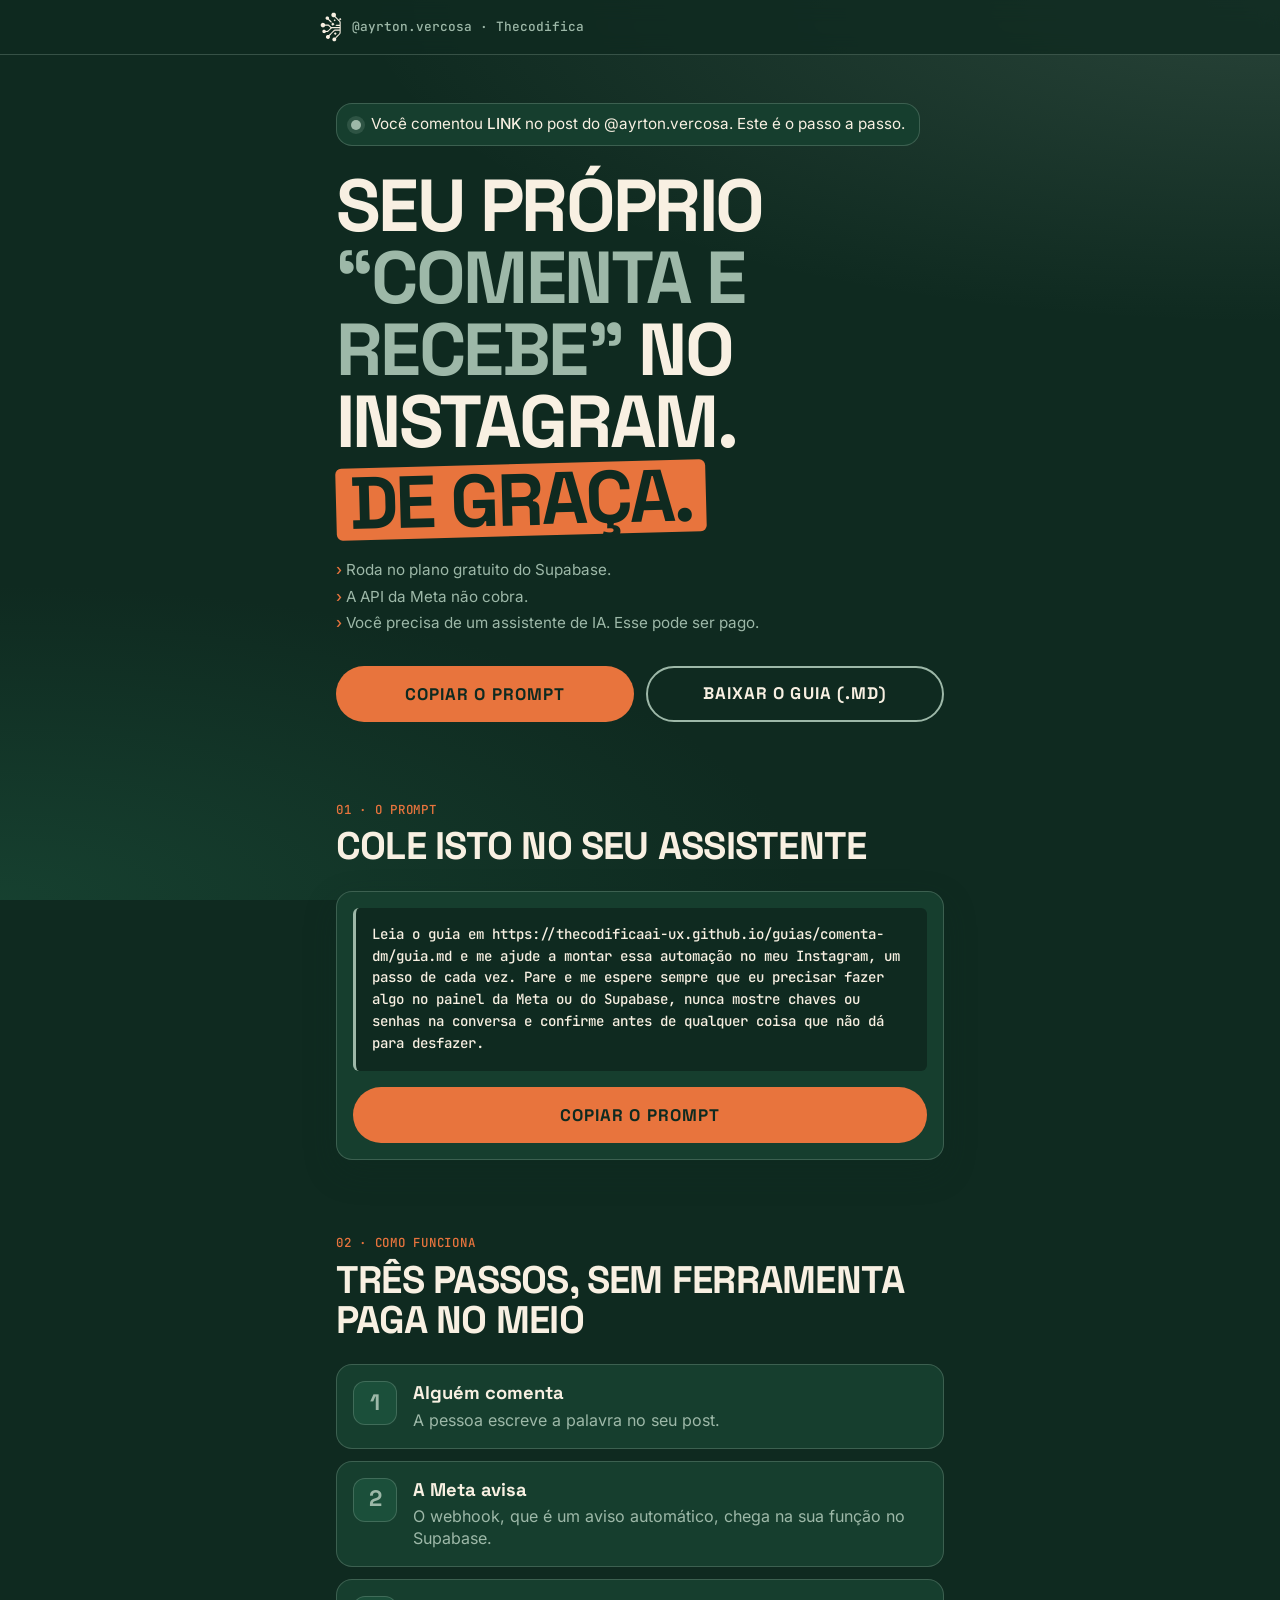
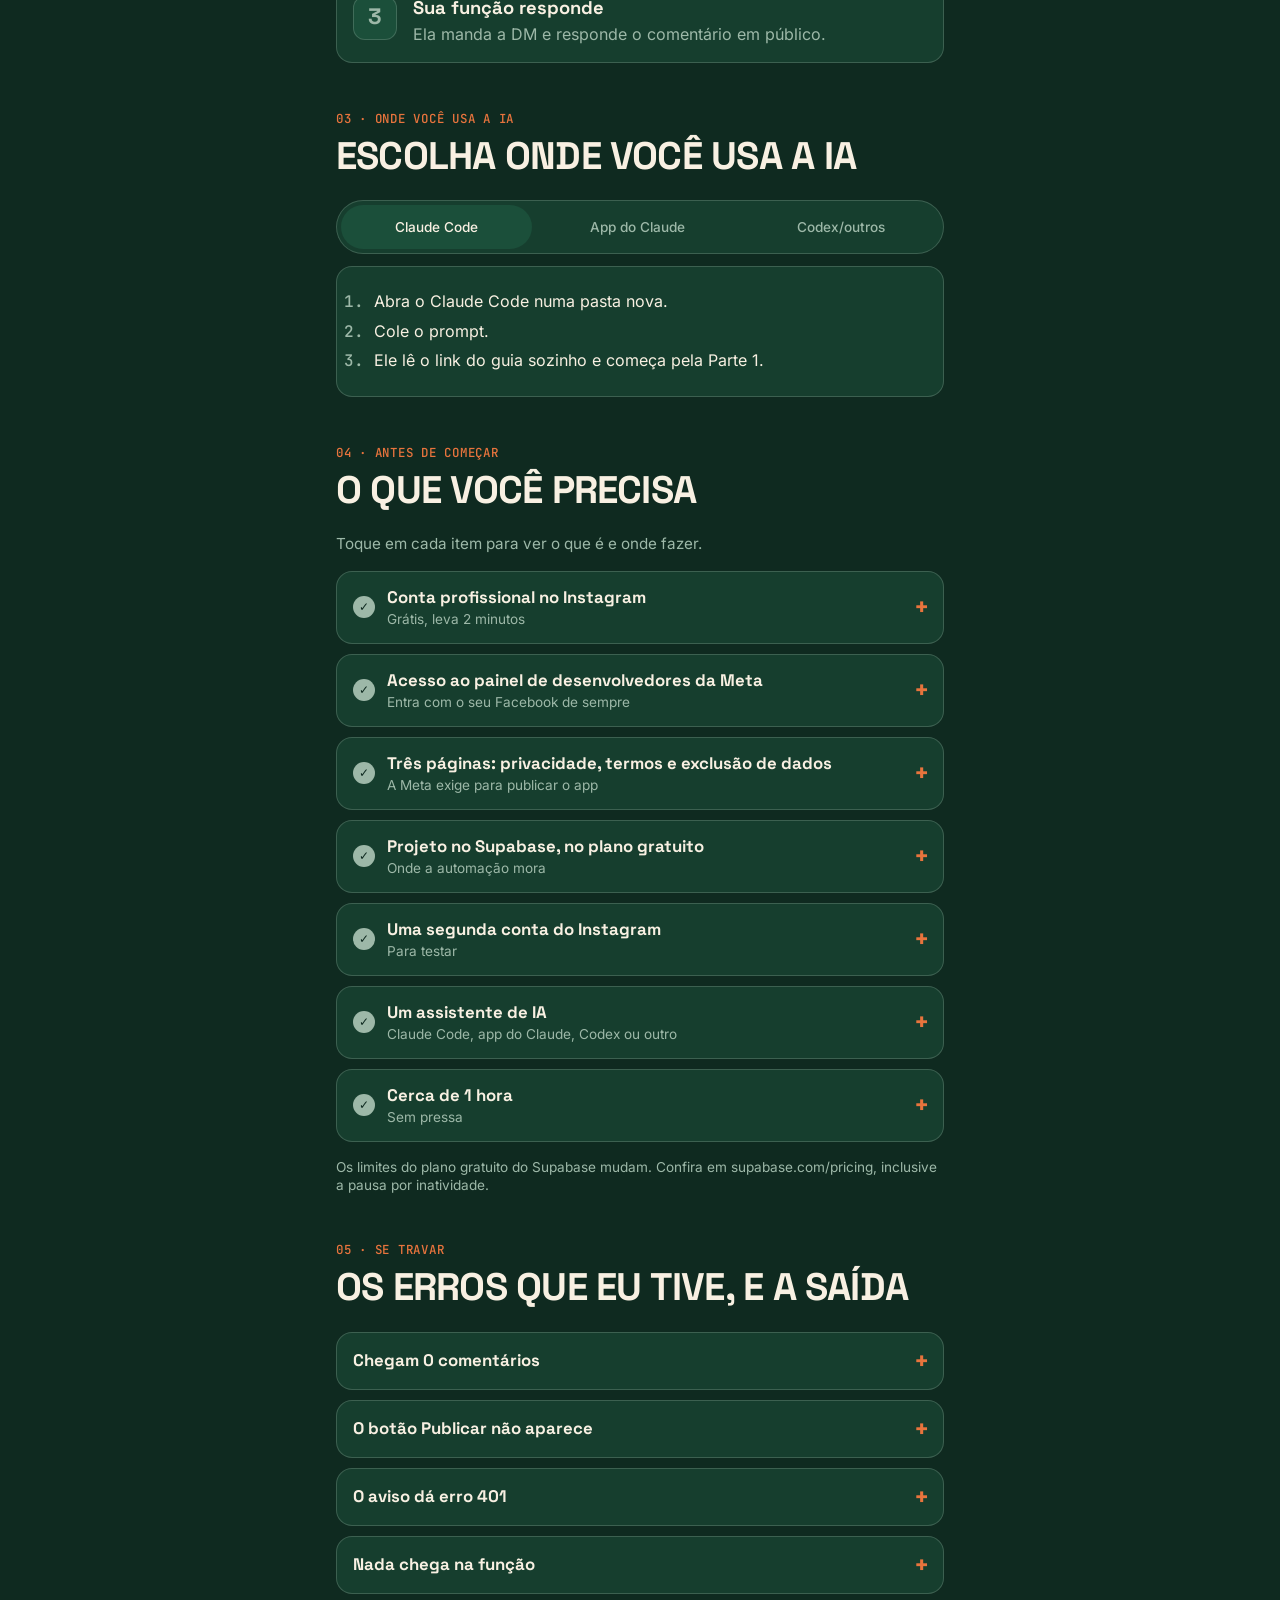
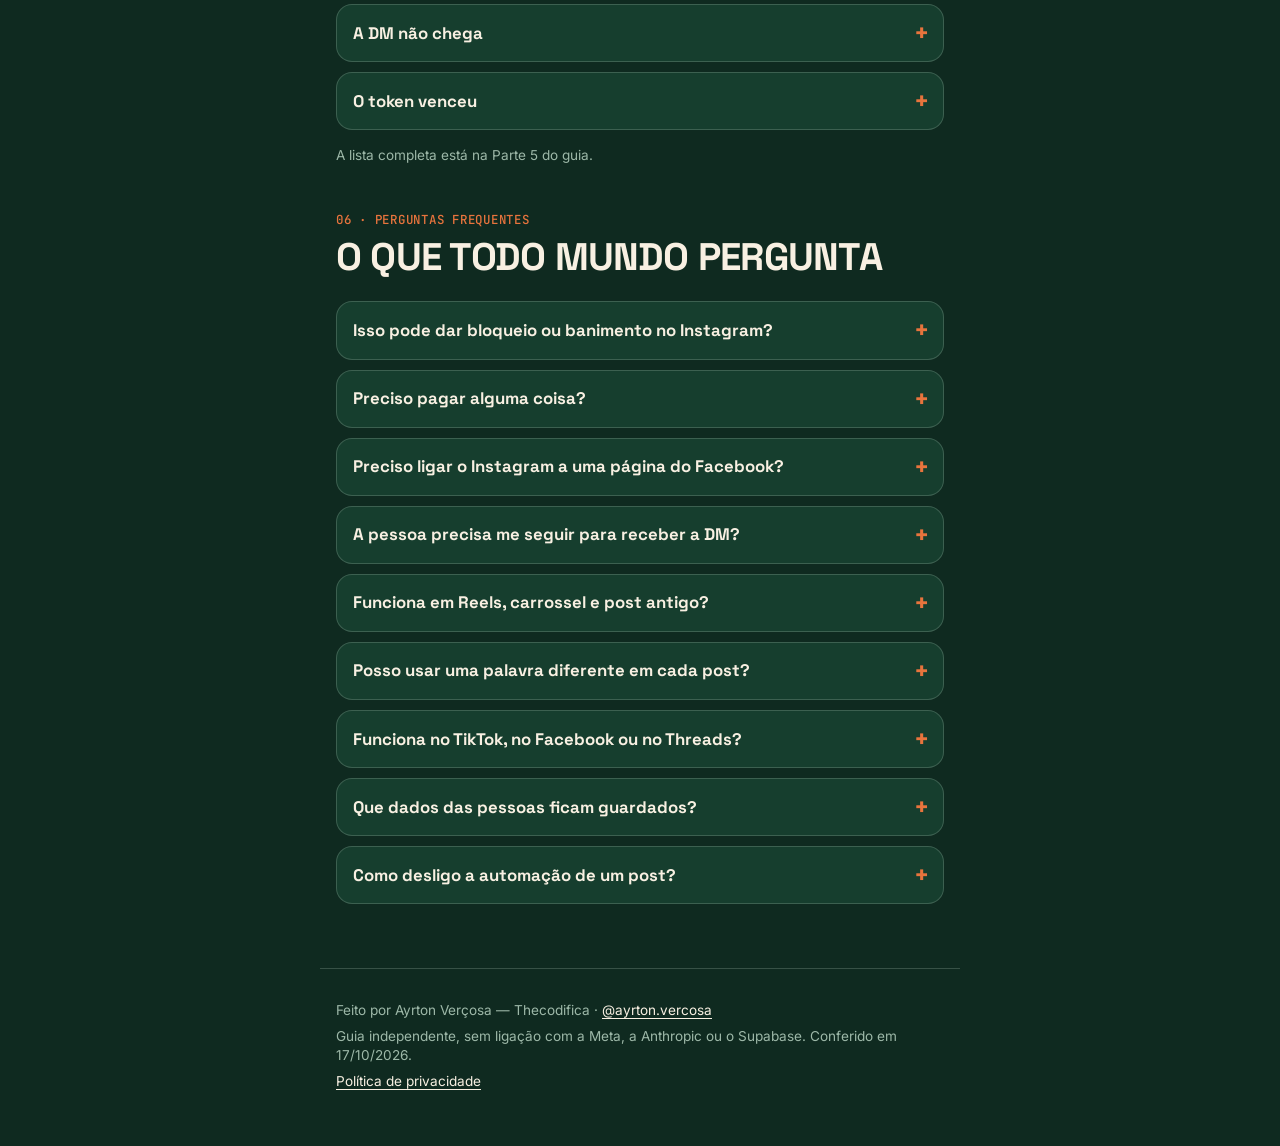
<file: comenta-dm/index.html>
<!doctype html>
<html lang="pt-BR">
<head>
<meta charset="utf-8">
<meta name="viewport" content="width=device-width, initial-scale=1">
<title>Comenta e recebe no Instagram · passo a passo</title>
<meta name="description" content="Monte o seu próprio “comenta e recebe” no Instagram com a API oficial da Meta e o plano gratuito do Supabase. Um prompt pronto e o guia completo para o seu assistente de IA.">
<meta property="og:type" content="website">
<meta property="og:locale" content="pt_BR">
<meta property="og:url" content="https://thecodificaai-ux.github.io/guias/comenta-dm/">
<meta property="og:title" content="Seu próprio “comenta e recebe” no Instagram. De graça.">
<meta property="og:description" content="O passo a passo do @ayrton.vercosa: um prompt para colar no seu assistente de IA e o guia completo em .md.">
<link rel="icon" href="icone-creme.svg" type="image/svg+xml">
<link rel="preload" href="fontes/space-grotesk-latin-700-normal.woff2" as="font" type="font/woff2" crossorigin>
<link rel="stylesheet" href="marca/tokens.css">
<link rel="stylesheet" href="estilo.css">
</head>
<body>
<a class="pular" href="#conteudo">Pular para o conteúdo</a>

<header class="topo">
  <div class="topo__marca">
    <img src="icone-creme.svg" alt="" width="28" height="38">
    <span>@ayrton.vercosa · Thecodifica</span>
  </div>
</header>

<main id="conteudo">

  <section class="hero" aria-labelledby="titulo">
    <p class="hero__aviso"><span class="ponto" aria-hidden="true"></span><span>Você comentou <strong>LINK</strong> no post do @ayrton.vercosa. Este é o passo a passo.</span></p>
    <h1 id="titulo" class="hero__titulo">Seu próprio <span class="destaque">“comenta e recebe”</span> no Instagram. <span class="gratis">De graça.</span></h1>
    <ul class="hero__nuance">
      <li>Roda no plano gratuito do Supabase.</li>
      <li>A API da Meta não cobra.</li>
      <li>Você precisa de um assistente de IA. Esse pode ser pago.</li>
    </ul>
    <div class="hero__acoes">
      <button type="button" class="botao botao--principal" data-copiar="prompt-texto" data-rotulo="Copiar o prompt">Copiar o prompt</button>
      <a class="botao botao--secundario" href="guia.md" download="guia.md">Baixar o guia (.md)</a>
    </div>
    <p class="hero__dica">Sem JavaScript? O prompt está logo abaixo. Selecione e copie.</p>
  </section>

  <section class="bloco" id="prompt" aria-labelledby="t-prompt">
    <p class="etiqueta">01 · O prompt</p>
    <h2 id="t-prompt">Cole isto no seu assistente</h2>
    <div class="cartao-prompt">
      <pre id="prompt-texto" tabindex="0">Leia o guia em https://thecodificaai-ux.github.io/guias/comenta-dm/guia.md e me ajude a montar essa automação no meu Instagram, um passo de cada vez. Pare e me espere sempre que eu precisar fazer algo no painel da Meta ou do Supabase, nunca mostre chaves ou senhas na conversa e confirme antes de qualquer coisa que não dá para desfazer.</pre>
      <button type="button" class="botao botao--principal botao--cheio" data-copiar="prompt-texto" data-rotulo="Copiar o prompt">Copiar o prompt</button>
    </div>
    <p class="status" role="status" aria-live="polite"></p>
  </section>

  <section class="bloco" aria-labelledby="t-como">
    <p class="etiqueta">02 · Como funciona</p>
    <h2 id="t-como">Três passos, sem ferramenta paga no meio</h2>
    <ol class="passos">
      <li><span class="passos__n" aria-hidden="true">1</span><div><h3>Alguém comenta</h3><p>A pessoa escreve a palavra no seu post.</p></div></li>
      <li><span class="passos__n" aria-hidden="true">2</span><div><h3>A Meta avisa</h3><p>O webhook, que é um aviso automático, chega na sua função no Supabase.</p></div></li>
      <li><span class="passos__n" aria-hidden="true">3</span><div><h3>Sua função responde</h3><p>Ela manda a DM e responde o comentário em público.</p></div></li>
    </ol>
  </section>

  <section class="bloco" aria-labelledby="t-onde">
    <p class="etiqueta">03 · Onde você usa a IA</p>
    <h2 id="t-onde">Escolha onde você usa a IA</h2>
    <div class="abas" role="tablist" aria-label="Assistente de IA" hidden>
      <button type="button" role="tab" id="aba-code" aria-controls="painel-code" aria-selected="true">Claude Code</button>
      <button type="button" role="tab" id="aba-app" aria-controls="painel-app" aria-selected="false" tabindex="-1">App do Claude</button>
      <button type="button" role="tab" id="aba-outros" aria-controls="painel-outros" aria-selected="false" tabindex="-1">Codex/outros</button>
    </div>
    <div class="painel" id="painel-code" role="tabpanel" aria-labelledby="aba-code">
      <h3>Claude Code</h3>
      <ol>
        <li>Abra o Claude Code numa pasta nova.</li>
        <li>Cole o prompt.</li>
        <li>Ele lê o link do guia sozinho e começa pela Parte 1.</li>
      </ol>
    </div>
    <div class="painel" id="painel-app" role="tabpanel" aria-labelledby="aba-app">
      <h3>App do Claude (site ou celular)</h3>
      <ol>
        <li>Abra uma conversa nova.</li>
        <li>Cole o prompt.</li>
        <li>Se ele disser que não consegue abrir links, baixe o guia e anexe o arquivo na conversa.</li>
      </ol>
      <a class="link-forte" href="guia.md" download="guia.md">Baixar o guia (.md)</a>
    </div>
    <div class="painel" id="painel-outros" role="tabpanel" aria-labelledby="aba-outros">
      <h3>Codex e outros assistentes</h3>
      <ol>
        <li>Cole o prompt.</li>
        <li>Ou anexe o arquivo do guia e peça para seguir parte por parte.</li>
      </ol>
      <a class="link-forte" href="guia.md" download="guia.md">Baixar o guia (.md)</a>
    </div>
  </section>

  <section class="bloco" aria-labelledby="t-precisa">
    <p class="etiqueta">04 · Antes de começar</p>
    <h2 id="t-precisa">O que você precisa</h2>
    <p class="intro-lista">Toque em cada item para ver o que é e onde fazer.</p>
    <div class="sanfona sanfona--check">
      <details>
        <summary><span class="item"><span class="item__nome">Conta profissional no Instagram</span><span class="item__sub">Grátis, leva 2 minutos</span></span></summary>
        <p>É um tipo de conta que libera as estatísticas e a API do Instagram. Seus seguidores e posts continuam iguais. Conta pessoal não funciona com a automação.</p>
        <p><strong>Onde trocar:</strong> no app do Instagram, vá no seu perfil → menu ☰ → <strong>Configurações e atividade</strong> → <strong>Tipo de conta e ferramentas</strong> → <strong>Mudar para conta profissional</strong>. Escolha <strong>Criador de conteúdo</strong> (se a conta é sua) ou <strong>Comercial</strong> (se é de uma empresa).</p>
        <p class="aviso">Conta profissional é sempre pública. Dá para voltar para pessoal no mesmo menu, mas aí a automação para. O nome dos menus pode mudar um pouco conforme a versão do app.</p>
      </details>
      <details>
        <summary><span class="item"><span class="item__nome">Acesso ao painel de desenvolvedores da Meta</span><span class="item__sub">Entra com o seu Facebook de sempre</span></span></summary>
        <p>É onde você cria o "app". Não é um app de celular: é um cadastro que autoriza a sua automação a ler os comentários e mandar DM na sua conta.</p>
        <p><strong>Onde:</strong> abra <strong>developers.facebook.com</strong> e entre com a sua conta do Facebook. Na primeira vez, a Meta pede para confirmar o e-mail ou o telefone e aceitar os termos de desenvolvedor. É grátis.</p>
        <p><strong>Até o app ficar no ar são 6 etapas</strong> (Parte 1 do guia): criar o app, adicionar 3 permissões, colocar a sua conta como testadora, liberar as mensagens no Instagram, cadastrar 3 links e publicar. O seu assistente mostra onde clicar em cada uma.</p>
      </details>
      <details>
        <summary><span class="item"><span class="item__nome">Três páginas: privacidade, termos e exclusão de dados</span><span class="item__sub">A Meta exige para publicar o app</span></span></summary>
        <p>São três páginas simples na internet, explicando que dados a automação guarda e como alguém pede para apagar. O seu assistente escreve as três.</p>
        <p><strong>Onde publicar:</strong> um lugar grátis é o <strong>GitHub Pages</strong>. Você só cria uma conta em <strong>github.com</strong> e o assistente prepara o resto. Se você já tem um site, pode colocar lá.</p>
      </details>
      <details>
        <summary><span class="item"><span class="item__nome">Projeto no Supabase, no plano gratuito</span><span class="item__sub">Onde a automação mora</span></span></summary>
        <p>O Supabase é um serviço na internet que guarda dados (o banco de dados) e roda pequenas funções na nuvem. É ele que recebe o aviso da Meta quando alguém comenta e manda a DM. Você não instala nada no seu computador.</p>
        <p><strong>Onde:</strong> crie a conta em <strong>supabase.com</strong> (dá para entrar com o GitHub) e um projeto novo no plano gratuito. O assistente faz o resto com você.</p>
      </details>
      <details>
        <summary><span class="item"><span class="item__nome">Uma segunda conta do Instagram</span><span class="item__sub">Para testar</span></span></summary>
        <p>A automação ignora de propósito os comentários da sua própria conta. Use uma conta sua ou de alguém próximo para comentar a palavra e ver a DM chegar. Se essa conta não seguir você, a DM cai em <strong>Solicitações de mensagem</strong>.</p>
      </details>
      <details>
        <summary><span class="item"><span class="item__nome">Um assistente de IA</span><span class="item__sub">Claude Code, app do Claude, Codex ou outro</span></span></summary>
        <p>Ele lê o guia e conduz você, um passo de cada vez. Você não precisa saber programar: ele escreve o que for preciso, você clica onde ele pedir e confirma. O assistente pode ser pago.</p>
      </details>
      <details>
        <summary><span class="item"><span class="item__nome">Cerca de 1 hora</span><span class="item__sub">Sem pressa</span></span></summary>
        <p>A parte mais demorada é a da Meta, pelas idas e vindas entre o painel e o app do Instagram. Dá para parar e continuar depois: o assistente retoma de onde você parou.</p>
      </details>
    </div>
    <p class="nota">Os limites do plano gratuito do Supabase mudam. Confira em supabase.com/pricing, inclusive a pausa por inatividade.</p>
  </section>

  <section class="bloco" aria-labelledby="t-travar">
    <p class="etiqueta">05 · Se travar</p>
    <h2 id="t-travar">Os erros que eu tive, e a saída</h2>
    <div class="sanfona">
      <details>
        <summary>Chegam 0 comentários</summary>
        <p>A API devolve 0 comentários em posts que têm comentário. O app da Meta ainda está em <strong>modo de desenvolvimento</strong>. Publique o app. Esse é o erro mais comum.</p>
      </details>
      <details>
        <summary>O botão Publicar não aparece</summary>
        <p>O app tem caso de uso de anúncios, Marketing API, Página ou Messenger. Aí o Publicar trava pedindo verificação da empresa. Caso de uso não sai depois. Crie um app novo, só com o caso de uso do Instagram e sem portfólio.</p>
      </details>
      <details>
        <summary>O aviso dá erro 401</summary>
        <p>A Meta avisou, mas a assinatura não bateu: a chave secreta guardada está errada. Use a <strong>chave secreta do app do Instagram</strong>, a da página da API do Instagram. Guarde de novo e comente outra vez.</p>
      </details>
      <details>
        <summary>Nada chega na função</summary>
        <p>O campo <code>comments</code> não está assinado no painel da Meta, ou a conta não foi inscrita. Assine, rode a inscrição de novo e confira se o app está Publicado. Enquanto isso, a varredura atende em até 10 minutos.</p>
      </details>
      <details>
        <summary>A DM não chega</summary>
        <p>Peça para a pessoa olhar <strong>Solicitações de mensagem</strong>. E lembre: o seu próprio comentário é ignorado de propósito. Teste com uma segunda conta.</p>
      </details>
      <details>
        <summary>O token venceu</summary>
        <p>Aparece erro com código 190, ou um alerta na configuração. Trocar a senha do Instagram também derruba o token. Gere outro no painel da Meta e guarde de novo, como o guia mostra.</p>
      </details>
    </div>
    <p class="nota">A lista completa está na Parte 5 do guia.</p>
  </section>

  <section class="bloco" aria-labelledby="t-faq">
    <p class="etiqueta">06 · Perguntas frequentes</p>
    <h2 id="t-faq">O que todo mundo pergunta</h2>
    <div class="sanfona">
      <details>
        <summary>Isso pode dar bloqueio ou banimento no Instagram?</summary>
        <p>Não existe garantia, mas o risco é baixo se você usar do jeito que o guia monta. A automação usa a <strong>API oficial da Meta</strong>, a mesma porta que ferramentas como o ManyChat usam, por meio de um app seu, publicado no painel de desenvolvedores. Ela não pede sua senha, não usa robô que clica no aplicativo nem extensão de navegador.</p>
        <p>E ela só manda DM para quem comentou a palavra pedindo, uma vez por post. O que costuma dar problema é comportamento de spam: mandar mensagem para quem não pediu, prometer algo no post e não entregar, link suspeito na DM ou um volume muito fora do normal. A Meta também limita quantas chamadas a API aceita por hora. Se passar, ela recusa por um tempo e o sistema anota a falha.</p>
      </details>
      <details>
        <summary>Preciso pagar alguma coisa?</summary>
        <p>A Meta não cobra pelas chamadas da API. O Supabase tem plano gratuito, com limites e pausa do projeto depois de um tempo parado (confira em supabase.com/pricing). O único custo possível é o assistente de IA, se o seu for pago.</p>
      </details>
      <details>
        <summary>Preciso ligar o Instagram a uma página do Facebook?</summary>
        <p>Não. O guia usa a API do Instagram com login do próprio Instagram, que não pede página do Facebook nem portfólio empresarial. O Facebook só serve para entrar no painel de desenvolvedores.</p>
      </details>
      <details>
        <summary>A pessoa precisa me seguir para receber a DM?</summary>
        <p>Não. Se ela não seguir você, a DM cai em <strong>Solicitações de mensagem</strong>. Vale avisar isso na resposta pública do comentário.</p>
      </details>
      <details>
        <summary>Funciona em Reels, carrossel e post antigo?</summary>
        <p>Funciona em qualquer post seu: Reel, carrossel ou foto. Em post antigo também, mas só para comentários novos: a Meta só deixa responder no direct comentários de até 7 dias.</p>
      </details>
      <details>
        <summary>Posso usar uma palavra diferente em cada post?</summary>
        <p>Pode. Cada post tem a sua palavra, e a palavra de um post não dispara em outro. Se a mesma pessoa comentar duas vezes no mesmo post, ela recebe uma DM só.</p>
      </details>
      <details>
        <summary>Funciona no TikTok, no Facebook ou no Threads?</summary>
        <p>Não, só no Instagram. Se você postar o mesmo vídeo em outra rede, troque o pedido de comentário por outro chamado (seguir, link na bio).</p>
      </details>
      <details>
        <summary>Que dados das pessoas ficam guardados?</summary>
        <p>O mínimo: o id do comentário, o id do post, o número que a Meta usa para identificar quem comentou e se a DM foi enviada. O texto do comentário, o @, o nome e a foto não ficam. Tudo é apagado depois de 90 dias, e só você tem acesso.</p>
      </details>
      <details>
        <summary>Como desligo a automação de um post?</summary>
        <p>É só tirar a regra desse post. Peça ao seu assistente: ele mostra o comando e espera o seu OK. Os outros posts continuam funcionando.</p>
      </details>
    </div>
  </section>

</main>

<footer class="rodape">
  <p>Feito por Ayrton Verçosa — Thecodifica · <a href="https://www.instagram.com/ayrton.vercosa/" rel="noopener">@ayrton.vercosa</a></p>
  <p>Guia independente, sem ligação com a Meta, a Anthropic ou o Supabase. Conferido em 17/10/2026.</p>
  <p><a href="https://thecodificaai-ux.github.io/thecodifica-legal/privacidade.html">Política de privacidade</a></p>
</footer>

<script src="app.js" defer></script>
</body>
</html>
</file>
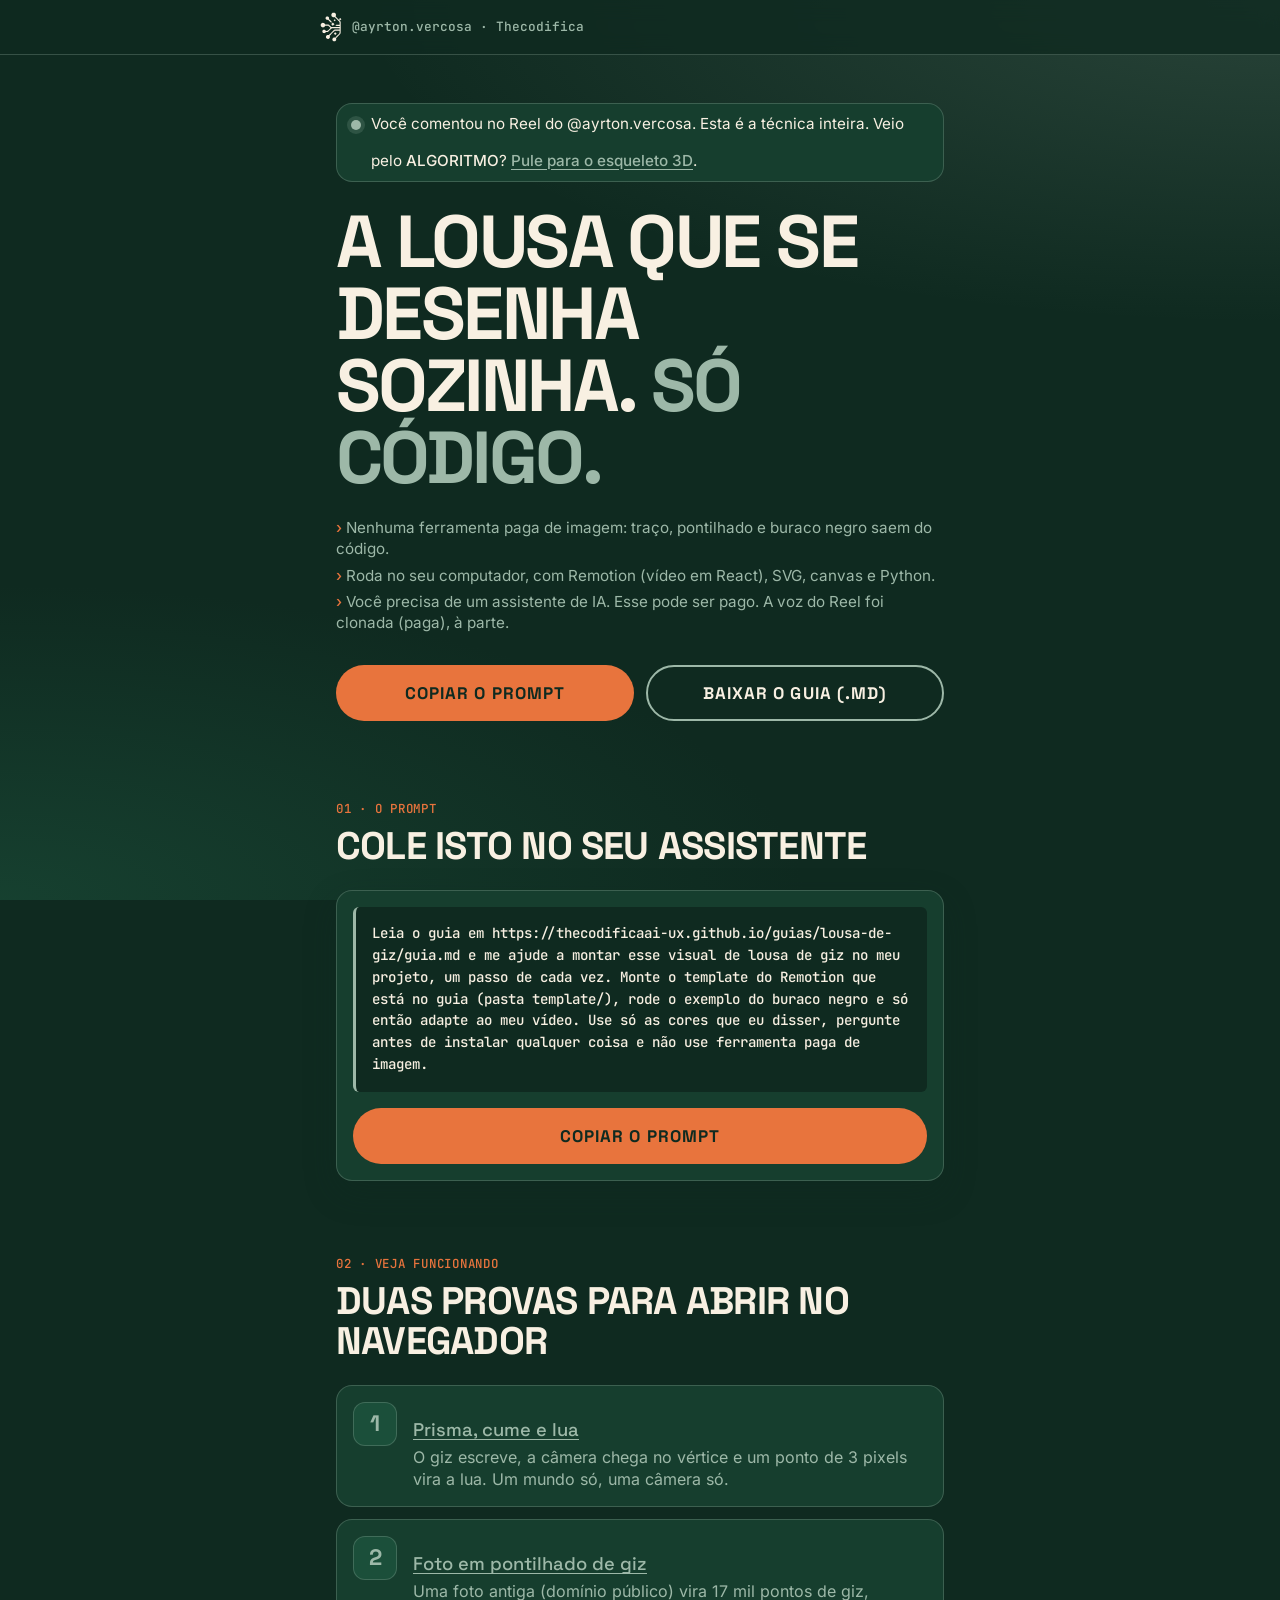
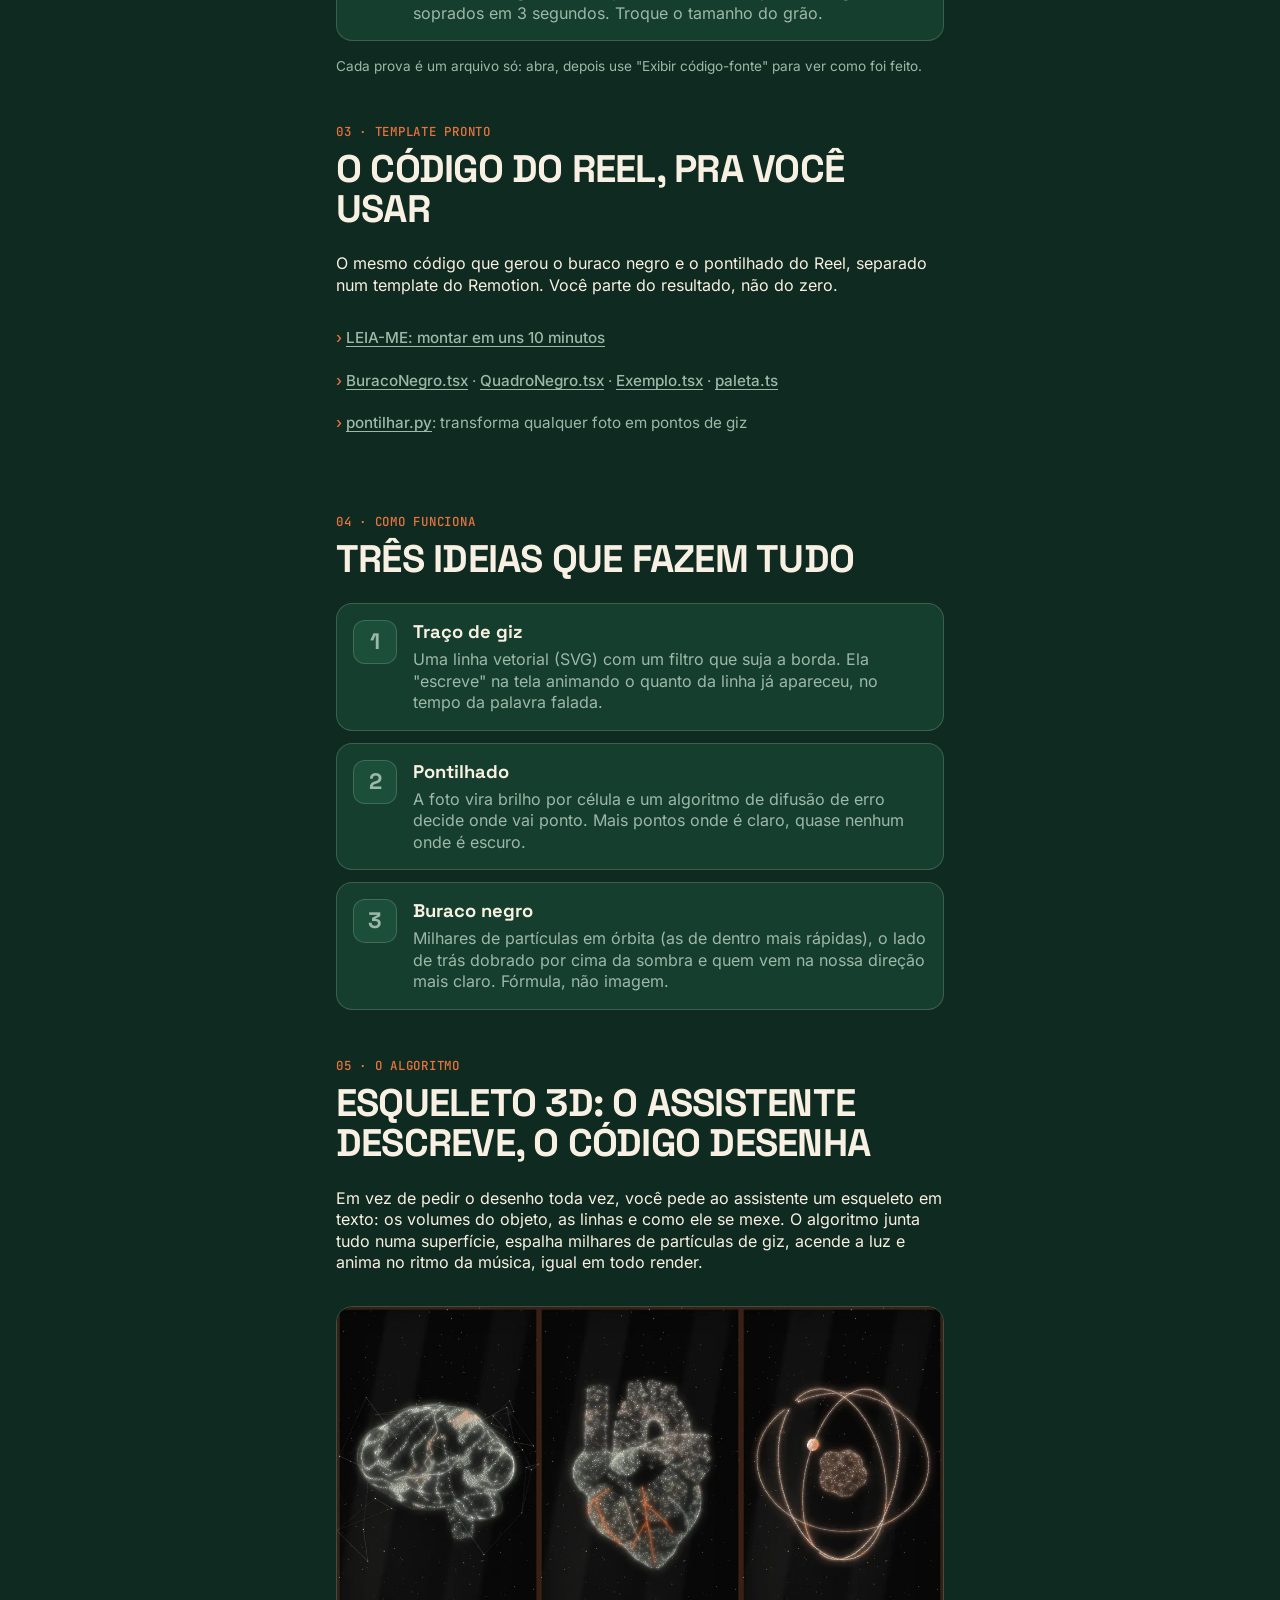
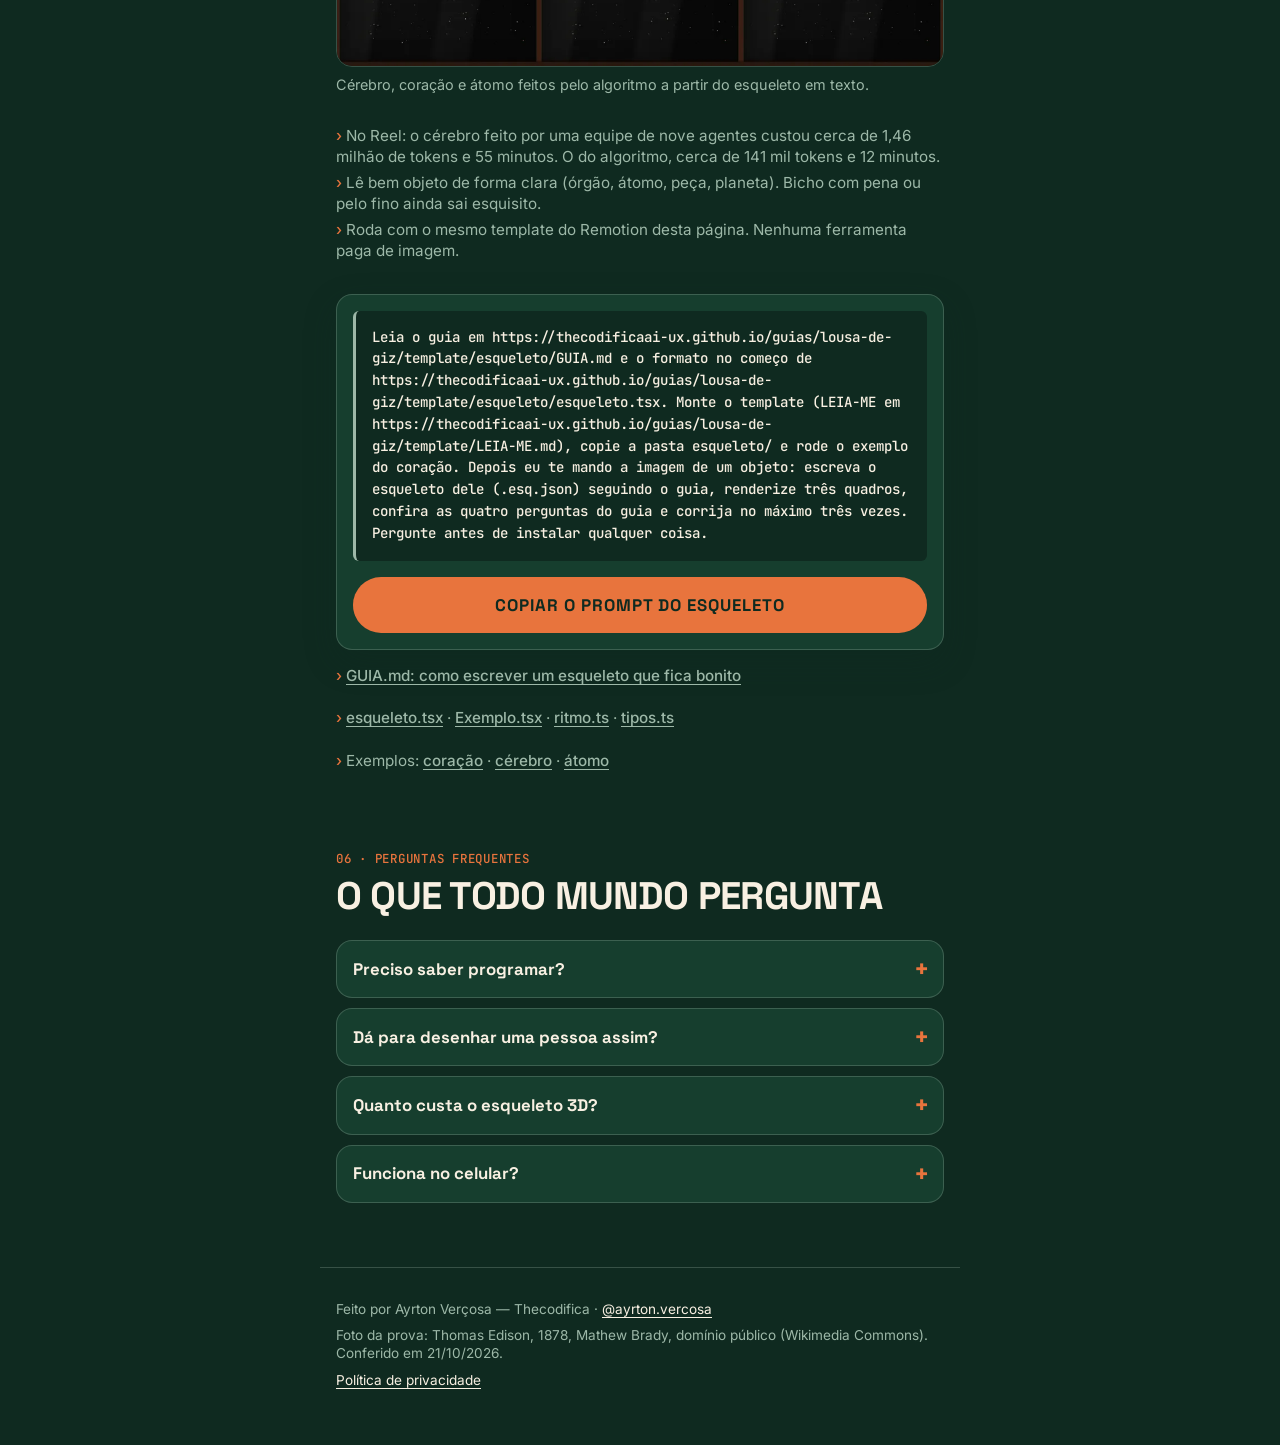
<file: lousa-de-giz/index.html>
<!doctype html>
<html lang="pt-BR">
<head>
<meta charset="utf-8">
<meta name="viewport" content="width=device-width, initial-scale=1">
<title>Lousa de giz em código · a técnica inteira</title>
<meta name="description" content="A técnica dos Reels da lousa de giz: traço de giz, pontilhado de foto, buraco negro e o algoritmo do esqueleto 3D, feitos só com código. Prompts prontos e o guia completo para o seu assistente de IA.">
<meta property="og:type" content="website">
<meta property="og:locale" content="pt_BR">
<meta property="og:url" content="https://thecodificaai-ux.github.io/guias/lousa-de-giz/">
<meta property="og:title" content="A lousa de giz que se desenha sozinha. Só código.">
<meta property="og:description" content="A técnica inteira do @ayrton.vercosa: um prompt para colar no seu assistente de IA, o guia em .md e duas provas para abrir no navegador.">
<link rel="icon" href="icone-creme.svg" type="image/svg+xml">
<link rel="preload" href="fontes/space-grotesk-latin-700-normal.woff2" as="font" type="font/woff2" crossorigin>
<link rel="stylesheet" href="marca/tokens.css">
<link rel="stylesheet" href="estilo.css">
</head>
<body>
<a class="pular" href="#conteudo">Pular para o conteúdo</a>

<header class="topo">
  <div class="topo__marca">
    <img src="icone-creme.svg" alt="" width="28" height="38">
    <span>@ayrton.vercosa · Thecodifica</span>
  </div>
</header>

<main id="conteudo">

  <section class="hero" aria-labelledby="titulo">
    <p class="hero__aviso"><span class="ponto" aria-hidden="true"></span><span>Você comentou no Reel do @ayrton.vercosa. Esta é a técnica inteira. Veio pelo <strong>ALGORITMO</strong>? <a class="link-forte" href="#algoritmo">Pule para o esqueleto 3D</a>.</span></p>
    <h1 id="titulo" class="hero__titulo">A lousa que se desenha sozinha. <span class="destaque">Só código.</span></h1>
    <ul class="hero__nuance">
      <li>Nenhuma ferramenta paga de imagem: traço, pontilhado e buraco negro saem do código.</li>
      <li>Roda no seu computador, com Remotion (vídeo em React), SVG, canvas e Python.</li>
      <li>Você precisa de um assistente de IA. Esse pode ser pago. A voz do Reel foi clonada (paga), à parte.</li>
    </ul>
    <div class="hero__acoes">
      <button type="button" class="botao botao--principal" data-copiar="prompt-texto" data-rotulo="Copiar o prompt">Copiar o prompt</button>
      <a class="botao botao--secundario" href="guia.md" download="guia.md">Baixar o guia (.md)</a>
    </div>
    <p class="hero__dica">Sem JavaScript? O prompt está logo abaixo. Selecione e copie.</p>
  </section>

  <section class="bloco" id="prompt" aria-labelledby="t-prompt">
    <p class="etiqueta">01 · O prompt</p>
    <h2 id="t-prompt">Cole isto no seu assistente</h2>
    <div class="cartao-prompt">
      <pre id="prompt-texto" tabindex="0">Leia o guia em https://thecodificaai-ux.github.io/guias/lousa-de-giz/guia.md e me ajude a montar esse visual de lousa de giz no meu projeto, um passo de cada vez. Monte o template do Remotion que está no guia (pasta template/), rode o exemplo do buraco negro e só então adapte ao meu vídeo. Use só as cores que eu disser, pergunte antes de instalar qualquer coisa e não use ferramenta paga de imagem.</pre>
      <button type="button" class="botao botao--principal botao--cheio" data-copiar="prompt-texto" data-rotulo="Copiar o prompt">Copiar o prompt</button>
    </div>
    <p class="status" role="status" aria-live="polite"></p>
  </section>

  <section class="bloco" aria-labelledby="t-provas">
    <p class="etiqueta">02 · Veja funcionando</p>
    <h2 id="t-provas">Duas provas para abrir no navegador</h2>
    <ol class="passos">
      <li><span class="passos__n" aria-hidden="true">1</span><div><h3><a class="link-forte" href="provas/prisma-pico-lua.html">Prisma, cume e lua</a></h3><p>O giz escreve, a câmera chega no vértice e um ponto de 3 pixels vira a lua. Um mundo só, uma câmera só.</p></div></li>
      <li><span class="passos__n" aria-hidden="true">2</span><div><h3><a class="link-forte" href="provas/foto-em-pontilhado.html">Foto em pontilhado de giz</a></h3><p>Uma foto antiga (domínio público) vira 17 mil pontos de giz, soprados em 3 segundos. Troque o tamanho do grão.</p></div></li>
    </ol>
    <p class="nota">Cada prova é um arquivo só: abra, depois use "Exibir código-fonte" para ver como foi feito.</p>
  </section>

  <section class="bloco" aria-labelledby="t-template">
    <p class="etiqueta">03 · Template pronto</p>
    <h2 id="t-template">O código do Reel, pra você usar</h2>
    <p>O mesmo código que gerou o buraco negro e o pontilhado do Reel, separado num template do Remotion. Você parte do resultado, não do zero.</p>
    <ul class="hero__nuance">
      <li><a class="link-forte" href="template/LEIA-ME.md">LEIA-ME: montar em uns 10 minutos</a></li>
      <li><a class="link-forte" href="template/BuracoNegro.tsx">BuracoNegro.tsx</a> · <a class="link-forte" href="template/QuadroNegro.tsx">QuadroNegro.tsx</a> · <a class="link-forte" href="template/Exemplo.tsx">Exemplo.tsx</a> · <a class="link-forte" href="template/paleta.ts">paleta.ts</a></li>
      <li><a class="link-forte" href="template/pontilhar.py">pontilhar.py</a>: transforma qualquer foto em pontos de giz</li>
    </ul>
  </section>

  <section class="bloco" aria-labelledby="t-como">
    <p class="etiqueta">04 · Como funciona</p>
    <h2 id="t-como">Três ideias que fazem tudo</h2>
    <ol class="passos">
      <li><span class="passos__n" aria-hidden="true">1</span><div><h3>Traço de giz</h3><p>Uma linha vetorial (SVG) com um filtro que suja a borda. Ela "escreve" na tela animando o quanto da linha já apareceu, no tempo da palavra falada.</p></div></li>
      <li><span class="passos__n" aria-hidden="true">2</span><div><h3>Pontilhado</h3><p>A foto vira brilho por célula e um algoritmo de difusão de erro decide onde vai ponto. Mais pontos onde é claro, quase nenhum onde é escuro.</p></div></li>
      <li><span class="passos__n" aria-hidden="true">3</span><div><h3>Buraco negro</h3><p>Milhares de partículas em órbita (as de dentro mais rápidas), o lado de trás dobrado por cima da sombra e quem vem na nossa direção mais claro. Fórmula, não imagem.</p></div></li>
    </ol>
  </section>

  <section class="bloco" id="algoritmo" aria-labelledby="t-algoritmo">
    <p class="etiqueta">05 · O algoritmo</p>
    <h2 id="t-algoritmo">Esqueleto 3D: o assistente descreve, o código desenha</h2>
    <p>Em vez de pedir o desenho toda vez, você pede ao assistente um esqueleto em texto: os volumes do objeto, as linhas e como ele se mexe. O algoritmo junta tudo numa superfície, espalha milhares de partículas de giz, acende a luz e anima no ritmo da música, igual em todo render.</p>
    <figure class="figura">
      <img src="algoritmo.webp" width="1080" height="640" loading="lazy" alt="Três desenhos em partículas de giz sobre fundo preto: um cérebro com sulcos acesos e uma rede de pontos em volta, um coração com os vasos no alto e as coronárias em laranja, e um átomo com três órbitas.">
      <figcaption>Cérebro, coração e átomo feitos pelo algoritmo a partir do esqueleto em texto.</figcaption>
    </figure>
    <ul class="hero__nuance">
      <li>No Reel: o cérebro feito por uma equipe de nove agentes custou cerca de 1,46 milhão de tokens e 55 minutos. O do algoritmo, cerca de 141 mil tokens e 12 minutos.</li>
      <li>Lê bem objeto de forma clara (órgão, átomo, peça, planeta). Bicho com pena ou pelo fino ainda sai esquisito.</li>
      <li>Roda com o mesmo template do Remotion desta página. Nenhuma ferramenta paga de imagem.</li>
    </ul>
    <div class="cartao-prompt">
      <pre id="prompt-esqueleto" tabindex="0">Leia o guia em https://thecodificaai-ux.github.io/guias/lousa-de-giz/template/esqueleto/GUIA.md e o formato no começo de https://thecodificaai-ux.github.io/guias/lousa-de-giz/template/esqueleto/esqueleto.tsx. Monte o template (LEIA-ME em https://thecodificaai-ux.github.io/guias/lousa-de-giz/template/LEIA-ME.md), copie a pasta esqueleto/ e rode o exemplo do coração. Depois eu te mando a imagem de um objeto: escreva o esqueleto dele (.esq.json) seguindo o guia, renderize três quadros, confira as quatro perguntas do guia e corrija no máximo três vezes. Pergunte antes de instalar qualquer coisa.</pre>
      <button type="button" class="botao botao--principal botao--cheio" data-copiar="prompt-esqueleto" data-rotulo="Copiar o prompt do esqueleto">Copiar o prompt do esqueleto</button>
    </div>
    <ul class="hero__nuance">
      <li><a class="link-forte" href="template/esqueleto/GUIA.md">GUIA.md: como escrever um esqueleto que fica bonito</a></li>
      <li><a class="link-forte" href="template/esqueleto/esqueleto.tsx">esqueleto.tsx</a> · <a class="link-forte" href="template/esqueleto/Exemplo.tsx">Exemplo.tsx</a> · <a class="link-forte" href="template/esqueleto/ritmo.ts">ritmo.ts</a> · <a class="link-forte" href="template/esqueleto/tipos.ts">tipos.ts</a></li>
      <li>Exemplos: <a class="link-forte" href="template/esqueleto/exemplos/coracao.esq.json">coração</a> · <a class="link-forte" href="template/esqueleto/exemplos/cerebro-v2.esq.json">cérebro</a> · <a class="link-forte" href="template/esqueleto/exemplos/atomo.esq.json">átomo</a></li>
    </ul>
  </section>

  <section class="bloco" aria-labelledby="t-faq">
    <p class="etiqueta">06 · Perguntas frequentes</p>
    <h2 id="t-faq">O que todo mundo pergunta</h2>
    <div class="sanfona">
      <details>
        <summary>Preciso saber programar?</summary>
        <p>Não. O assistente escreve o código com você. Você precisa saber o que quer na tela e aprovar o que ele mostra.</p>
      </details>
      <details>
        <summary>Dá para desenhar uma pessoa assim?</summary>
        <p>Pessoa com volume desenhada à mão em código fica ruim. A regra que ficou: objeto, diagrama e cena são traço; pessoa é foto (a sua, ou de domínio público) virada em pontilhado.</p>
      </details>
      <details>
        <summary>Quanto custa o esqueleto 3D?</summary>
        <p>Zero em ferramenta de imagem. O que você gasta é o uso do seu assistente: no Reel, cada desenho ficou perto de 140 mil tokens, contando três rodadas de olhar o resultado e corrigir. Pronto o arquivo, ele roda igual quantas vezes você quiser, sem gastar de novo.</p>
      </details>
      <details>
        <summary>Funciona no celular?</summary>
        <p>As provas abrem no navegador do celular. Para gerar o vídeo você precisa de um computador com Node.js.</p>
      </details>
    </div>
  </section>

</main>

<footer class="rodape">
  <p>Feito por Ayrton Verçosa — Thecodifica · <a href="https://www.instagram.com/ayrton.vercosa/" rel="noopener">@ayrton.vercosa</a></p>
  <p>Foto da prova: Thomas Edison, 1878, Mathew Brady, domínio público (Wikimedia Commons). Conferido em 21/10/2026.</p>
  <p><a href="https://thecodificaai-ux.github.io/thecodifica-legal/privacidade.html">Política de privacidade</a></p>
</footer>

<script src="app.js" defer></script>
</body>
</html>
</file>
<file: comenta-dm/marca/tokens.css>
/* GERADO por scripts/tokens/build.mjs — não editar. Fonte: brand/tokens.json */
@font-face {
  font-family: 'Space Grotesk';
  font-style: normal;
  font-weight: 500;
  font-display: block;
  src: url('../fontes/space-grotesk-latin-500-normal.woff2') format('woff2');
}
@font-face {
  font-family: 'Space Grotesk';
  font-style: normal;
  font-weight: 700;
  font-display: block;
  src: url('../fontes/space-grotesk-latin-700-normal.woff2') format('woff2');
}
@font-face {
  font-family: 'Inter';
  font-style: normal;
  font-weight: 400;
  font-display: block;
  src: url('../fontes/inter-latin-400-normal.woff2') format('woff2');
}
@font-face {
  font-family: 'Inter';
  font-style: normal;
  font-weight: 500;
  font-display: block;
  src: url('../fontes/inter-latin-500-normal.woff2') format('woff2');
}
@font-face {
  font-family: 'JetBrains Mono';
  font-style: normal;
  font-weight: 500;
  font-display: block;
  src: url('../fontes/jetbrains-mono-latin-500-normal.woff2') format('woff2');
}

:root {
  --paleta-creme: #F8F0E2;
  --paleta-floresta: #1B4F3A;
  --paleta-noite: #0F2A20;
  --paleta-terracota: #D9622B;
  --paleta-terracota-escura: #A8461A;
  --paleta-terracota-clara: #E8743D;
  --paleta-verde-suave: #9DB8A8;
  --tipo-display: 116px;
  --tipo-h1: 74px;
  --tipo-h2: 64px;
  --tipo-h3: 44px;
  --tipo-corpo-g: 34px;
  --tipo-corpo: 28px;
  --tipo-legenda: 22px;
  --linha-apertada: 1.05;
  --linha-normal: 1.35;
  --letra-titulo: -0.02em;
  --letra-caixa-alta: 0.06em;
  --espaco-1: 8px;
  --espaco-2: 16px;
  --espaco-3: 24px;
  --espaco-4: 32px;
  --espaco-6: 48px;
  --espaco-8: 64px;
  --espaco-12: 96px;
  --raio-sm: 6px;
  --raio-md: 16px;
  --raio-lg: 32px;
  --raio-pill: 999px;
  --sombra-card: 0 12px 32px rgba(15, 42, 32, 0.28);
  --fonte-titulo: 'Space Grotesk', Arial, sans-serif;
  --fonte-corpo: 'Inter', Arial, sans-serif;
  --fonte-mono: 'JetBrains Mono', Consolas, monospace;
}

:root, [data-tema="escuro"] {
  --cor-fundo: var(--paleta-noite);
  --cor-superficie: var(--paleta-floresta);
  --cor-texto-superficie: var(--paleta-creme);
  --cor-titulo: var(--paleta-creme);
  --cor-texto: var(--paleta-creme);
  --cor-texto-secundario: var(--paleta-verde-suave);
  --cor-destaque: var(--paleta-terracota-clara);
  --cor-destaque-texto: var(--paleta-terracota-clara);
  --cor-botao-fundo: var(--paleta-terracota-clara);
  --cor-botao-texto: var(--paleta-noite);
  --cor-etiqueta: var(--paleta-terracota-clara);
  --logo: url('/brand/logo/logo-horizontal-creme.svg');
}

[data-tema="claro"] {
  --cor-fundo: var(--paleta-creme);
  --cor-superficie: var(--paleta-floresta);
  --cor-texto-superficie: var(--paleta-creme);
  --cor-titulo: var(--paleta-floresta);
  --cor-texto: var(--paleta-noite);
  --cor-texto-secundario: var(--paleta-floresta);
  --cor-destaque: var(--paleta-terracota);
  --cor-destaque-texto: var(--paleta-terracota-escura);
  --cor-botao-fundo: var(--paleta-terracota-escura);
  --cor-botao-texto: var(--paleta-creme);
  --cor-etiqueta: var(--paleta-terracota-escura);
  --logo: url('/brand/logo/logo-horizontal-floresta.svg');
}

.t-display { font-family: var(--fonte-titulo); font-size: var(--tipo-display); font-weight: 700; line-height: var(--linha-apertada); letter-spacing: var(--letra-titulo); color: var(--cor-titulo); }
.t-h1 { font-family: var(--fonte-titulo); font-size: var(--tipo-h1); font-weight: 700; line-height: var(--linha-apertada); letter-spacing: var(--letra-titulo); color: var(--cor-titulo); }
.t-h2 { font-family: var(--fonte-titulo); font-size: var(--tipo-h2); font-weight: 700; line-height: var(--linha-apertada); letter-spacing: var(--letra-titulo); color: var(--cor-titulo); }
.t-h3 { font-family: var(--fonte-titulo); font-size: var(--tipo-h3); font-weight: 500; line-height: var(--linha-apertada); letter-spacing: var(--letra-titulo); color: var(--cor-titulo); }
.t-corpo-g { font-family: var(--fonte-corpo); font-size: var(--tipo-corpo-g); font-weight: 500; line-height: var(--linha-normal); }
.t-corpo { font-family: var(--fonte-corpo); font-size: var(--tipo-corpo); font-weight: 400; line-height: var(--linha-normal); }
.t-legenda { font-family: var(--fonte-corpo); font-size: var(--tipo-legenda); font-weight: 500; line-height: var(--linha-normal); }
.t-mono { font-family: var(--fonte-mono); font-size: var(--tipo-legenda); font-weight: 500; line-height: var(--linha-normal); }
</file>
<file: comenta-dm/estilo.css>
/* Cor e fonte só via var() de marca/tokens.css. */
:root {
  color-scheme: dark;
  --borda: color-mix(in srgb, var(--paleta-verde-suave) 28%, transparent);
  --vidro: color-mix(in srgb, var(--paleta-floresta) 55%, var(--paleta-noite));
  --brilho: color-mix(in srgb, var(--paleta-verde-suave) 18%, transparent);
  --largura: 640px;
}

*, *::before, *::after { box-sizing: border-box; }

html { -webkit-text-size-adjust: 100%; scroll-behavior: smooth; }

body {
  margin: 0;
  background: var(--cor-fundo);
  background-image:
    radial-gradient(120% 60% at 100% 0%, var(--brilho), transparent 60%),
    radial-gradient(90% 50% at 0% 100%, color-mix(in srgb, var(--paleta-floresta) 60%, transparent), transparent 70%);
  background-attachment: fixed;
  color: var(--cor-texto);
  font-family: var(--fonte-corpo);
  font-size: 1rem;
  line-height: var(--linha-normal);
  -webkit-font-smoothing: antialiased;
}

img { display: block; max-width: 100%; }
a { color: var(--cor-texto); text-underline-offset: 3px; }
strong { font-weight: 500; color: var(--cor-titulo); }
code { font-family: var(--fonte-mono); font-size: .9em; padding: 1px 6px; border-radius: var(--raio-sm); background: var(--paleta-noite); }

:focus-visible {
  outline: 3px solid var(--cor-destaque);
  outline-offset: 3px;
  border-radius: var(--raio-sm);
}

.pular {
  position: absolute; left: var(--espaco-2); top: -100px; z-index: 10;
  padding: var(--espaco-1) var(--espaco-2);
  background: var(--cor-botao-fundo); color: var(--cor-botao-texto);
  border-radius: var(--raio-pill); font-weight: 500; text-decoration: none;
}
.pular:focus { top: var(--espaco-2); }

/* Topo */
.topo {
  position: sticky; top: 0; z-index: 5;
  padding: 12px var(--espaco-2);
  background: color-mix(in srgb, var(--paleta-noite) 82%, transparent);
  -webkit-backdrop-filter: blur(10px); backdrop-filter: blur(10px);
  border-bottom: 1px solid var(--borda);
}
.topo__marca {
  max-width: var(--largura); margin: 0 auto;
  display: flex; align-items: center; gap: 10px;
  font-family: var(--fonte-mono); font-size: .8rem; color: var(--cor-texto-secundario);
}
.topo__marca img { width: 22px; height: auto; }

main, .rodape { max-width: var(--largura); margin: 0 auto; padding: 0 var(--espaco-2); }

/* Hero */
.hero { padding: var(--espaco-6) 0 var(--espaco-4); }
.hero__aviso {
  display: inline-flex; gap: 10px; align-items: flex-start;
  margin: 0 0 var(--espaco-3);
  padding: 10px 14px;
  border: 1px solid var(--borda); border-radius: var(--raio-md);
  background: var(--vidro);
  font-size: .95rem; color: var(--cor-texto);
}
.ponto {
  flex: none; width: 10px; height: 10px; margin-top: 6px; border-radius: 50%;
  background: var(--paleta-verde-suave);
  box-shadow: 0 0 0 4px var(--brilho);
  animation: pulso 2s ease-in-out infinite;
}
@keyframes pulso { 50% { box-shadow: 0 0 0 8px transparent; } }

.hero__titulo {
  margin: 0 0 var(--espaco-3);
  font-family: var(--fonte-titulo); font-weight: 700;
  font-size: clamp(2.5rem, 11vw, 4.6rem);
  line-height: .98; letter-spacing: -0.035em;
  text-transform: uppercase;
  color: var(--cor-titulo);
  overflow-wrap: break-word; hyphens: manual;
}
.destaque { color: var(--paleta-verde-suave); }
.gratis {
  display: inline-block; margin-top: 6px;
  padding: 0 .18em;
  background: var(--cor-destaque); color: var(--paleta-noite);
  border-radius: var(--raio-sm);
  transform: rotate(-1.5deg);
}

.hero__nuance {
  list-style: none; margin: 0 0 var(--espaco-4); padding: 0;
  display: grid; gap: 6px;
  color: var(--cor-texto-secundario); font-size: .95rem;
}
.hero__nuance li::before { content: "› "; color: var(--cor-destaque); font-weight: 500; }

.hero__acoes { display: grid; gap: 12px; }
.hero__dica { margin: 12px 0 0; font-size: .8rem; color: var(--cor-texto-secundario); }
.js .hero__dica { display: none; }

/* Botões */
.botao {
  display: inline-flex; align-items: center; justify-content: center; gap: 8px;
  min-height: 56px; padding: 14px 24px;
  border-radius: var(--raio-pill); border: 2px solid transparent;
  font-family: var(--fonte-titulo); font-weight: 700; font-size: 1.05rem;
  letter-spacing: var(--letra-caixa-alta); text-transform: uppercase;
  text-decoration: none; cursor: pointer;
  transition: transform .15s ease, background-color .15s ease;
}
.botao:active { transform: scale(.98); }
.botao--principal { background: var(--cor-botao-fundo); color: var(--cor-botao-texto); }
.botao--principal:hover { filter: brightness(1.08); }
.botao--secundario { background: transparent; color: var(--cor-texto); border-color: var(--paleta-verde-suave); }
.botao--secundario:hover { background: var(--vidro); }
.botao--cheio { width: 100%; }
.botao.copiado { background: var(--paleta-verde-suave); color: var(--paleta-noite); }

/* Blocos */
.bloco { padding: var(--espaco-6) 0 0; }
.etiqueta {
  margin: 0 0 var(--espaco-1);
  font-family: var(--fonte-mono); font-size: .78rem;
  letter-spacing: var(--letra-caixa-alta); text-transform: uppercase;
  color: var(--cor-etiqueta);
}
h2 {
  margin: 0 0 var(--espaco-3);
  font-family: var(--fonte-titulo); font-weight: 700;
  font-size: clamp(1.7rem, 7vw, 2.4rem);
  line-height: var(--linha-apertada); letter-spacing: var(--letra-titulo);
  text-transform: uppercase; color: var(--cor-titulo);
}
h3 { margin: 0 0 4px; font-family: var(--fonte-titulo); font-weight: 700; font-size: 1.15rem; color: var(--cor-titulo); }
.nota { margin: var(--espaco-2) 0 0; font-size: .85rem; color: var(--cor-texto-secundario); }

/* Prompt */
.cartao-prompt {
  border: 1px solid var(--borda); border-radius: var(--raio-md);
  background: var(--vidro); padding: var(--espaco-2);
  box-shadow: var(--sombra-card);
}
.cartao-prompt pre {
  margin: 0 0 var(--espaco-2); padding: var(--espaco-2);
  max-height: 260px; overflow: auto;
  white-space: pre-wrap; word-break: break-word;
  font-family: var(--fonte-mono); font-size: .88rem; line-height: 1.55;
  color: var(--cor-texto); background: var(--paleta-noite);
  border-radius: var(--raio-sm); border-left: 3px solid var(--paleta-verde-suave);
}
.status { min-height: 1.4em; margin: 8px 0 0; font-size: .85rem; color: var(--paleta-verde-suave); }

/* Passos */
.passos { list-style: none; margin: 0; padding: 0; display: grid; gap: 12px; }
.passos li {
  display: flex; gap: var(--espaco-2); align-items: flex-start;
  padding: var(--espaco-2);
  border: 1px solid var(--borda); border-radius: var(--raio-md);
  background: var(--vidro);
}
.passos p { margin: 0; color: var(--cor-texto-secundario); }
.passos__n {
  flex: none; display: grid; place-items: center;
  width: 44px; height: 44px; border-radius: 12px;
  background: var(--cor-superficie); color: var(--paleta-verde-suave);
  font-family: var(--fonte-titulo); font-weight: 700; font-size: 1.4rem;
  border: 1px solid var(--borda);
}

/* Abas (sem JS: todos os painéis empilhados) */
.abas {
  display: flex; gap: 4px; padding: 4px; margin-bottom: 12px;
  border-radius: var(--raio-pill); background: var(--vidro); border: 1px solid var(--borda);
  overflow-x: auto;
}
.abas[hidden] { display: none; }
.abas button {
  flex: 1 1 auto; min-height: 44px; padding: 8px 6px;
  border: 0; border-radius: var(--raio-pill); background: transparent;
  font-family: var(--fonte-corpo); font-weight: 500; font-size: .85rem;
  color: var(--cor-texto-secundario); cursor: pointer; white-space: nowrap;
}
.abas button[aria-selected="true"] { background: var(--cor-superficie); color: var(--cor-texto-superficie); }
.painel {
  padding: var(--espaco-3) var(--espaco-2);
  border: 1px solid var(--borda); border-radius: var(--raio-md);
  background: var(--vidro);
}
.painel + .painel { margin-top: 12px; }
.js .painel + .painel { margin-top: 0; }
.painel[hidden] { display: none; }
.js .painel h3 { display: none; }
.painel ol { margin: 0; padding-left: 1.3em; display: grid; gap: 8px; }
.painel ol li::marker { color: var(--paleta-verde-suave); font-family: var(--fonte-mono); }
.link-forte { display: inline-block; margin-top: var(--espaco-2); font-weight: 500; color: var(--paleta-verde-suave); }

/* Lista do que precisa */
.lista-check { list-style: none; margin: 0; padding: 0; display: grid; gap: 10px; }
.lista-check li {
  position: relative; padding: 14px 14px 14px 48px;
  border-radius: var(--raio-md); background: var(--vidro); border: 1px solid var(--borda);
  color: var(--cor-texto-secundario);
}
.lista-check li::before {
  content: "✓"; position: absolute; left: 14px; top: 13px;
  width: 22px; height: 22px; display: grid; place-items: center;
  border-radius: 50%; background: var(--paleta-verde-suave); color: var(--paleta-noite);
  font-size: .75rem; font-weight: 500;
}

/* Lista do que precisa, em sanfona */
.intro-lista { margin: 0 0 var(--espaco-2); color: var(--cor-texto-secundario); font-size: .95rem; }
.sanfona--check summary { justify-content: flex-start; }
.sanfona--check summary::before {
  content: "✓"; flex: none;
  width: 22px; height: 22px; display: grid; place-items: center;
  border-radius: 50%; background: var(--paleta-verde-suave); color: var(--paleta-noite);
  font-family: var(--fonte-corpo); font-size: .75rem; font-weight: 500;
}
.sanfona--check summary::after { margin-left: auto; }
.item { display: grid; gap: 2px; }
.item__nome { font-family: var(--fonte-titulo); font-weight: 700; font-size: 1.05rem; color: var(--cor-titulo); }
.item__sub { font-family: var(--fonte-corpo); font-weight: 400; font-size: .85rem; color: var(--cor-texto-secundario); }
.sanfona p + p { margin-top: -6px; }
.sanfona p.aviso { font-size: .88rem; border-left: 3px solid var(--cor-destaque); margin: 0 var(--espaco-2) var(--espaco-2); padding: 2px 0 2px 12px; }

/* Sanfona */
.sanfona { display: grid; gap: 10px; }
.sanfona details {
  border: 1px solid var(--borda); border-radius: var(--raio-md);
  background: var(--vidro); overflow: hidden;
}
.sanfona details[open] { border-color: var(--paleta-verde-suave); }
.sanfona summary {
  list-style: none; cursor: pointer;
  display: flex; justify-content: space-between; align-items: center; gap: 12px;
  min-height: 56px; padding: 14px var(--espaco-2);
  font-family: var(--fonte-titulo); font-weight: 700; font-size: 1.05rem; color: var(--cor-titulo);
}
.sanfona summary::-webkit-details-marker { display: none; }
.sanfona summary::after {
  content: "+"; flex: none; font-family: var(--fonte-mono); font-size: 1.3rem;
  color: var(--cor-destaque); transition: transform .2s ease;
}
.sanfona details[open] summary::after { transform: rotate(45deg); }
.sanfona p { margin: 0; padding: 0 var(--espaco-2) var(--espaco-2); color: var(--cor-texto-secundario); }

/* Rodapé */
.rodape {
  margin-top: var(--espaco-8); padding-top: var(--espaco-4); padding-bottom: var(--espaco-6);
  border-top: 1px solid var(--borda);
  font-size: .85rem; color: var(--cor-texto-secundario);
}
.rodape p { margin: 0 0 8px; }
.rodape a { color: var(--cor-texto); }

@media (min-width: 560px) {
  .hero__acoes { grid-template-columns: 1fr 1fr; }
}

@media (prefers-reduced-motion: reduce) {
  html { scroll-behavior: auto; }
  *, *::before, *::after { animation: none !important; transition: none !important; }
}
</file>
<file: lousa-de-giz/marca/tokens.css>
/* GERADO por scripts/tokens/build.mjs — não editar. Fonte: brand/tokens.json */
@font-face {
  font-family: 'Space Grotesk';
  font-style: normal;
  font-weight: 500;
  font-display: block;
  src: url('../fontes/space-grotesk-latin-500-normal.woff2') format('woff2');
}
@font-face {
  font-family: 'Space Grotesk';
  font-style: normal;
  font-weight: 700;
  font-display: block;
  src: url('../fontes/space-grotesk-latin-700-normal.woff2') format('woff2');
}
@font-face {
  font-family: 'Inter';
  font-style: normal;
  font-weight: 400;
  font-display: block;
  src: url('../fontes/inter-latin-400-normal.woff2') format('woff2');
}
@font-face {
  font-family: 'Inter';
  font-style: normal;
  font-weight: 500;
  font-display: block;
  src: url('../fontes/inter-latin-500-normal.woff2') format('woff2');
}
@font-face {
  font-family: 'JetBrains Mono';
  font-style: normal;
  font-weight: 500;
  font-display: block;
  src: url('../fontes/jetbrains-mono-latin-500-normal.woff2') format('woff2');
}

:root {
  --paleta-creme: #F8F0E2;
  --paleta-floresta: #1B4F3A;
  --paleta-noite: #0F2A20;
  --paleta-terracota: #D9622B;
  --paleta-terracota-escura: #A8461A;
  --paleta-terracota-clara: #E8743D;
  --paleta-verde-suave: #9DB8A8;
  --tipo-display: 116px;
  --tipo-h1: 74px;
  --tipo-h2: 64px;
  --tipo-h3: 44px;
  --tipo-corpo-g: 34px;
  --tipo-corpo: 28px;
  --tipo-legenda: 22px;
  --linha-apertada: 1.05;
  --linha-normal: 1.35;
  --letra-titulo: -0.02em;
  --letra-caixa-alta: 0.06em;
  --espaco-1: 8px;
  --espaco-2: 16px;
  --espaco-3: 24px;
  --espaco-4: 32px;
  --espaco-6: 48px;
  --espaco-8: 64px;
  --espaco-12: 96px;
  --raio-sm: 6px;
  --raio-md: 16px;
  --raio-lg: 32px;
  --raio-pill: 999px;
  --sombra-card: 0 12px 32px rgba(15, 42, 32, 0.28);
  --fonte-titulo: 'Space Grotesk', Arial, sans-serif;
  --fonte-corpo: 'Inter', Arial, sans-serif;
  --fonte-mono: 'JetBrains Mono', Consolas, monospace;
}

:root, [data-tema="escuro"] {
  --cor-fundo: var(--paleta-noite);
  --cor-superficie: var(--paleta-floresta);
  --cor-texto-superficie: var(--paleta-creme);
  --cor-titulo: var(--paleta-creme);
  --cor-texto: var(--paleta-creme);
  --cor-texto-secundario: var(--paleta-verde-suave);
  --cor-destaque: var(--paleta-terracota-clara);
  --cor-destaque-texto: var(--paleta-terracota-clara);
  --cor-botao-fundo: var(--paleta-terracota-clara);
  --cor-botao-texto: var(--paleta-noite);
  --cor-etiqueta: var(--paleta-terracota-clara);
  --logo: url('/brand/logo/logo-horizontal-creme.svg');
}

[data-tema="claro"] {
  --cor-fundo: var(--paleta-creme);
  --cor-superficie: var(--paleta-floresta);
  --cor-texto-superficie: var(--paleta-creme);
  --cor-titulo: var(--paleta-floresta);
  --cor-texto: var(--paleta-noite);
  --cor-texto-secundario: var(--paleta-floresta);
  --cor-destaque: var(--paleta-terracota);
  --cor-destaque-texto: var(--paleta-terracota-escura);
  --cor-botao-fundo: var(--paleta-terracota-escura);
  --cor-botao-texto: var(--paleta-creme);
  --cor-etiqueta: var(--paleta-terracota-escura);
  --logo: url('/brand/logo/logo-horizontal-floresta.svg');
}

.t-display { font-family: var(--fonte-titulo); font-size: var(--tipo-display); font-weight: 700; line-height: var(--linha-apertada); letter-spacing: var(--letra-titulo); color: var(--cor-titulo); }
.t-h1 { font-family: var(--fonte-titulo); font-size: var(--tipo-h1); font-weight: 700; line-height: var(--linha-apertada); letter-spacing: var(--letra-titulo); color: var(--cor-titulo); }
.t-h2 { font-family: var(--fonte-titulo); font-size: var(--tipo-h2); font-weight: 700; line-height: var(--linha-apertada); letter-spacing: var(--letra-titulo); color: var(--cor-titulo); }
.t-h3 { font-family: var(--fonte-titulo); font-size: var(--tipo-h3); font-weight: 500; line-height: var(--linha-apertada); letter-spacing: var(--letra-titulo); color: var(--cor-titulo); }
.t-corpo-g { font-family: var(--fonte-corpo); font-size: var(--tipo-corpo-g); font-weight: 500; line-height: var(--linha-normal); }
.t-corpo { font-family: var(--fonte-corpo); font-size: var(--tipo-corpo); font-weight: 400; line-height: var(--linha-normal); }
.t-legenda { font-family: var(--fonte-corpo); font-size: var(--tipo-legenda); font-weight: 500; line-height: var(--linha-normal); }
.t-mono { font-family: var(--fonte-mono); font-size: var(--tipo-legenda); font-weight: 500; line-height: var(--linha-normal); }
</file>
<file: lousa-de-giz/estilo.css>
/* Cor e fonte só via var() de marca/tokens.css. */
:root {
  color-scheme: dark;
  --borda: color-mix(in srgb, var(--paleta-verde-suave) 28%, transparent);
  --vidro: color-mix(in srgb, var(--paleta-floresta) 55%, var(--paleta-noite));
  --brilho: color-mix(in srgb, var(--paleta-verde-suave) 18%, transparent);
  --largura: 640px;
}

*, *::before, *::after { box-sizing: border-box; }

html { -webkit-text-size-adjust: 100%; scroll-behavior: smooth; }

body {
  margin: 0;
  background: var(--cor-fundo);
  background-image:
    radial-gradient(120% 60% at 100% 0%, var(--brilho), transparent 60%),
    radial-gradient(90% 50% at 0% 100%, color-mix(in srgb, var(--paleta-floresta) 60%, transparent), transparent 70%);
  background-attachment: fixed;
  color: var(--cor-texto);
  font-family: var(--fonte-corpo);
  font-size: 1rem;
  line-height: var(--linha-normal);
  -webkit-font-smoothing: antialiased;
}

img { display: block; max-width: 100%; }
a { color: var(--cor-texto); text-underline-offset: 3px; }
strong { font-weight: 500; color: var(--cor-titulo); }
code { font-family: var(--fonte-mono); font-size: .9em; padding: 1px 6px; border-radius: var(--raio-sm); background: var(--paleta-noite); }

:focus-visible {
  outline: 3px solid var(--cor-destaque);
  outline-offset: 3px;
  border-radius: var(--raio-sm);
}

.pular {
  position: absolute; left: var(--espaco-2); top: -100px; z-index: 10;
  padding: var(--espaco-1) var(--espaco-2);
  background: var(--cor-botao-fundo); color: var(--cor-botao-texto);
  border-radius: var(--raio-pill); font-weight: 500; text-decoration: none;
}
.pular:focus { top: var(--espaco-2); }

/* Topo */
.topo {
  position: sticky; top: 0; z-index: 5;
  padding: 12px var(--espaco-2);
  background: color-mix(in srgb, var(--paleta-noite) 82%, transparent);
  -webkit-backdrop-filter: blur(10px); backdrop-filter: blur(10px);
  border-bottom: 1px solid var(--borda);
}
.topo__marca {
  max-width: var(--largura); margin: 0 auto;
  display: flex; align-items: center; gap: 10px;
  font-family: var(--fonte-mono); font-size: .8rem; color: var(--cor-texto-secundario);
}
.topo__marca img { width: 22px; height: auto; }

main, .rodape { max-width: var(--largura); margin: 0 auto; padding: 0 var(--espaco-2); }

/* Hero */
.hero { padding: var(--espaco-6) 0 var(--espaco-4); }
.hero__aviso {
  display: inline-flex; gap: 10px; align-items: flex-start;
  margin: 0 0 var(--espaco-3);
  padding: 10px 14px;
  border: 1px solid var(--borda); border-radius: var(--raio-md);
  background: var(--vidro);
  font-size: .95rem; color: var(--cor-texto);
}
.ponto {
  flex: none; width: 10px; height: 10px; margin-top: 6px; border-radius: 50%;
  background: var(--paleta-verde-suave);
  box-shadow: 0 0 0 4px var(--brilho);
  animation: pulso 2s ease-in-out infinite;
}
@keyframes pulso { 50% { box-shadow: 0 0 0 8px transparent; } }

.hero__titulo {
  margin: 0 0 var(--espaco-3);
  font-family: var(--fonte-titulo); font-weight: 700;
  font-size: clamp(2.5rem, 11vw, 4.6rem);
  line-height: .98; letter-spacing: -0.035em;
  text-transform: uppercase;
  color: var(--cor-titulo);
  overflow-wrap: break-word; hyphens: manual;
}
.destaque { color: var(--paleta-verde-suave); }
.gratis {
  display: inline-block; margin-top: 6px;
  padding: 0 .18em;
  background: var(--cor-destaque); color: var(--paleta-noite);
  border-radius: var(--raio-sm);
  transform: rotate(-1.5deg);
}

.hero__nuance {
  list-style: none; margin: 0 0 var(--espaco-4); padding: 0;
  display: grid; gap: 6px;
  color: var(--cor-texto-secundario); font-size: .95rem;
}
.hero__nuance li::before { content: "› "; color: var(--cor-destaque); font-weight: 500; }

.hero__acoes { display: grid; gap: 12px; }
.hero__dica { margin: 12px 0 0; font-size: .8rem; color: var(--cor-texto-secundario); }
.js .hero__dica { display: none; }

/* Botões */
.botao {
  display: inline-flex; align-items: center; justify-content: center; gap: 8px;
  min-height: 56px; padding: 14px 24px;
  border-radius: var(--raio-pill); border: 2px solid transparent;
  font-family: var(--fonte-titulo); font-weight: 700; font-size: 1.05rem;
  letter-spacing: var(--letra-caixa-alta); text-transform: uppercase;
  text-decoration: none; cursor: pointer;
  transition: transform .15s ease, background-color .15s ease;
}
.botao:active { transform: scale(.98); }
.botao--principal { background: var(--cor-botao-fundo); color: var(--cor-botao-texto); }
.botao--principal:hover { filter: brightness(1.08); }
.botao--secundario { background: transparent; color: var(--cor-texto); border-color: var(--paleta-verde-suave); }
.botao--secundario:hover { background: var(--vidro); }
.botao--cheio { width: 100%; }
.botao.copiado { background: var(--paleta-verde-suave); color: var(--paleta-noite); }

/* Blocos */
.bloco { padding: var(--espaco-6) 0 0; }
.etiqueta {
  margin: 0 0 var(--espaco-1);
  font-family: var(--fonte-mono); font-size: .78rem;
  letter-spacing: var(--letra-caixa-alta); text-transform: uppercase;
  color: var(--cor-etiqueta);
}
h2 {
  margin: 0 0 var(--espaco-3);
  font-family: var(--fonte-titulo); font-weight: 700;
  font-size: clamp(1.7rem, 7vw, 2.4rem);
  line-height: var(--linha-apertada); letter-spacing: var(--letra-titulo);
  text-transform: uppercase; color: var(--cor-titulo);
}
h3 { margin: 0 0 4px; font-family: var(--fonte-titulo); font-weight: 700; font-size: 1.15rem; color: var(--cor-titulo); }
.nota { margin: var(--espaco-2) 0 0; font-size: .85rem; color: var(--cor-texto-secundario); }

/* Prompt */
.cartao-prompt {
  border: 1px solid var(--borda); border-radius: var(--raio-md);
  background: var(--vidro); padding: var(--espaco-2);
  box-shadow: var(--sombra-card);
}
.cartao-prompt pre {
  margin: 0 0 var(--espaco-2); padding: var(--espaco-2);
  max-height: 260px; overflow: auto;
  white-space: pre-wrap; word-break: break-word;
  font-family: var(--fonte-mono); font-size: .88rem; line-height: 1.55;
  color: var(--cor-texto); background: var(--paleta-noite);
  border-radius: var(--raio-sm); border-left: 3px solid var(--paleta-verde-suave);
}
.status { min-height: 1.4em; margin: 8px 0 0; font-size: .85rem; color: var(--paleta-verde-suave); }

/* Passos */
.passos { list-style: none; margin: 0; padding: 0; display: grid; gap: 12px; }
.passos li {
  display: flex; gap: var(--espaco-2); align-items: flex-start;
  padding: var(--espaco-2);
  border: 1px solid var(--borda); border-radius: var(--raio-md);
  background: var(--vidro);
}
.passos p { margin: 0; color: var(--cor-texto-secundario); }
.passos__n {
  flex: none; display: grid; place-items: center;
  width: 44px; height: 44px; border-radius: 12px;
  background: var(--cor-superficie); color: var(--paleta-verde-suave);
  font-family: var(--fonte-titulo); font-weight: 700; font-size: 1.4rem;
  border: 1px solid var(--borda);
}

/* Abas (sem JS: todos os painéis empilhados) */
.abas {
  display: flex; gap: 4px; padding: 4px; margin-bottom: 12px;
  border-radius: var(--raio-pill); background: var(--vidro); border: 1px solid var(--borda);
  overflow-x: auto;
}
.abas[hidden] { display: none; }
.abas button {
  flex: 1 1 auto; min-height: 44px; padding: 8px 6px;
  border: 0; border-radius: var(--raio-pill); background: transparent;
  font-family: var(--fonte-corpo); font-weight: 500; font-size: .85rem;
  color: var(--cor-texto-secundario); cursor: pointer; white-space: nowrap;
}
.abas button[aria-selected="true"] { background: var(--cor-superficie); color: var(--cor-texto-superficie); }
.painel {
  padding: var(--espaco-3) var(--espaco-2);
  border: 1px solid var(--borda); border-radius: var(--raio-md);
  background: var(--vidro);
}
.painel + .painel { margin-top: 12px; }
.js .painel + .painel { margin-top: 0; }
.painel[hidden] { display: none; }
.js .painel h3 { display: none; }
.painel ol { margin: 0; padding-left: 1.3em; display: grid; gap: 8px; }
.painel ol li::marker { color: var(--paleta-verde-suave); font-family: var(--fonte-mono); }
.link-forte { display: inline-block; margin-top: var(--espaco-2); font-weight: 500; color: var(--paleta-verde-suave); }

/* Lista do que precisa */
.lista-check { list-style: none; margin: 0; padding: 0; display: grid; gap: 10px; }
.lista-check li {
  position: relative; padding: 14px 14px 14px 48px;
  border-radius: var(--raio-md); background: var(--vidro); border: 1px solid var(--borda);
  color: var(--cor-texto-secundario);
}
.lista-check li::before {
  content: "✓"; position: absolute; left: 14px; top: 13px;
  width: 22px; height: 22px; display: grid; place-items: center;
  border-radius: 50%; background: var(--paleta-verde-suave); color: var(--paleta-noite);
  font-size: .75rem; font-weight: 500;
}

/* Lista do que precisa, em sanfona */
.intro-lista { margin: 0 0 var(--espaco-2); color: var(--cor-texto-secundario); font-size: .95rem; }
.sanfona--check summary { justify-content: flex-start; }
.sanfona--check summary::before {
  content: "✓"; flex: none;
  width: 22px; height: 22px; display: grid; place-items: center;
  border-radius: 50%; background: var(--paleta-verde-suave); color: var(--paleta-noite);
  font-family: var(--fonte-corpo); font-size: .75rem; font-weight: 500;
}
.sanfona--check summary::after { margin-left: auto; }
.item { display: grid; gap: 2px; }
.item__nome { font-family: var(--fonte-titulo); font-weight: 700; font-size: 1.05rem; color: var(--cor-titulo); }
.item__sub { font-family: var(--fonte-corpo); font-weight: 400; font-size: .85rem; color: var(--cor-texto-secundario); }
.sanfona p + p { margin-top: -6px; }
.sanfona p.aviso { font-size: .88rem; border-left: 3px solid var(--cor-destaque); margin: 0 var(--espaco-2) var(--espaco-2); padding: 2px 0 2px 12px; }

/* Sanfona */
.sanfona { display: grid; gap: 10px; }
.sanfona details {
  border: 1px solid var(--borda); border-radius: var(--raio-md);
  background: var(--vidro); overflow: hidden;
}
.sanfona details[open] { border-color: var(--paleta-verde-suave); }
.sanfona summary {
  list-style: none; cursor: pointer;
  display: flex; justify-content: space-between; align-items: center; gap: 12px;
  min-height: 56px; padding: 14px var(--espaco-2);
  font-family: var(--fonte-titulo); font-weight: 700; font-size: 1.05rem; color: var(--cor-titulo);
}
.sanfona summary::-webkit-details-marker { display: none; }
.sanfona summary::after {
  content: "+"; flex: none; font-family: var(--fonte-mono); font-size: 1.3rem;
  color: var(--cor-destaque); transition: transform .2s ease;
}
.sanfona details[open] summary::after { transform: rotate(45deg); }
.sanfona p { margin: 0; padding: 0 var(--espaco-2) var(--espaco-2); color: var(--cor-texto-secundario); }

/* Rodapé */
.rodape {
  margin-top: var(--espaco-8); padding-top: var(--espaco-4); padding-bottom: var(--espaco-6);
  border-top: 1px solid var(--borda);
  font-size: .85rem; color: var(--cor-texto-secundario);
}
.rodape p { margin: 0 0 8px; }
.rodape a { color: var(--cor-texto); }

@media (min-width: 560px) {
  .hero__acoes { grid-template-columns: 1fr 1fr; }
}

@media (prefers-reduced-motion: reduce) {
  html { scroll-behavior: auto; }
  *, *::before, *::after { animation: none !important; transition: none !important; }
}

.figura { margin: var(--espaco-4) 0; }
.figura img { display: block; width: 100%; height: auto; border-radius: var(--raio-md); border: 1px solid var(--borda); }
.figura figcaption { margin-top: 8px; font-size: .9em; color: var(--cor-texto-secundario); }
</file>
